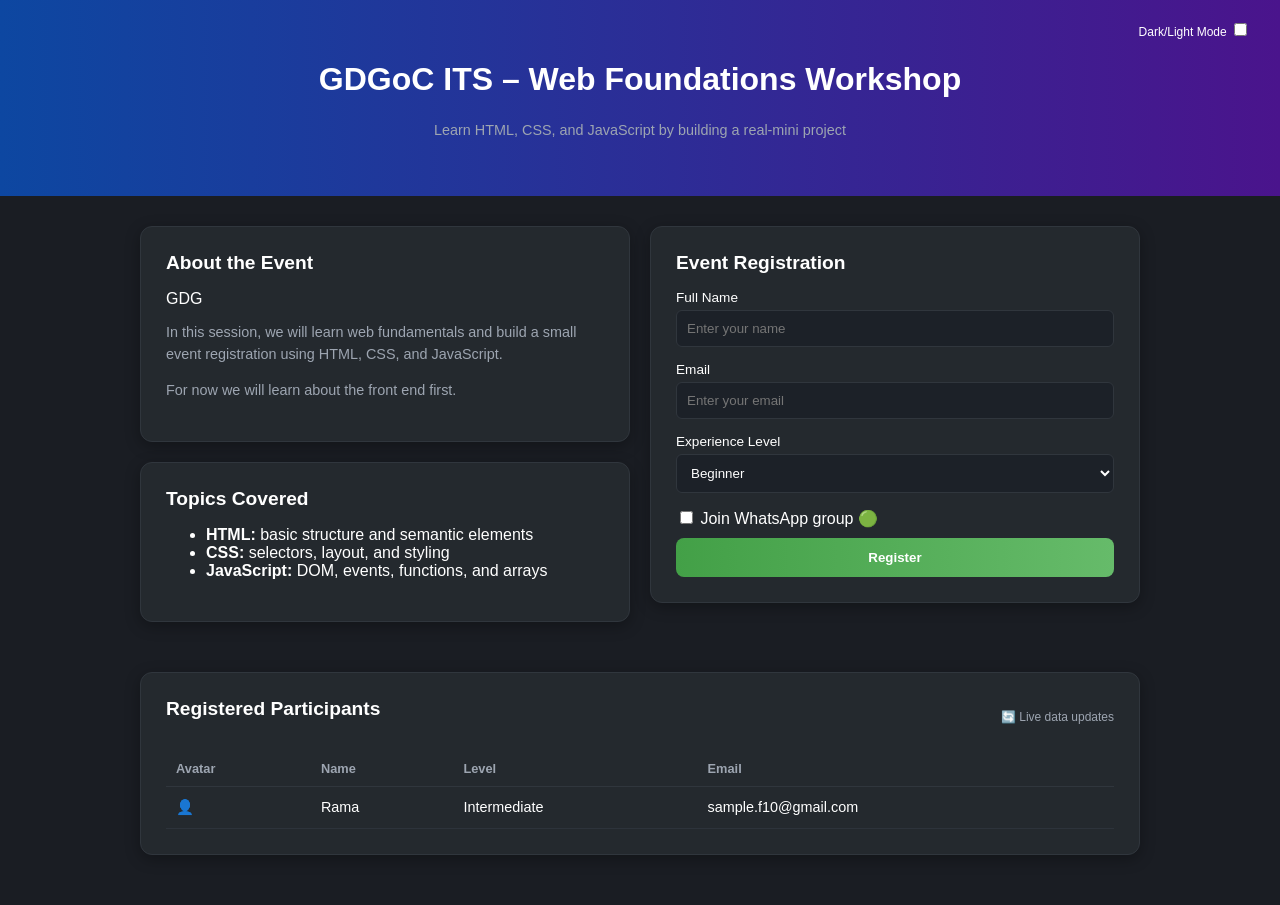
<file: index.html>
<!DOCTYPE html>
<html lang="id">
<head>
    <meta charset="UTF-8">
    <meta name="viewport" content="width=device-width, initial-scale=1.0">
    <title>GDGoC ITS - Web Foundations Workshop</title>
    <link rel="stylesheet" href="style.css">
</head>
<body class="dark-mode"> 
    <header class="hero-section">
        <div class="header-content">
            <h1>GDGoC ITS – Web Foundations Workshop</h1>
            <p>Learn HTML, CSS, and JavaScript by building a real-mini project</p>
        </div>
        <div class="toggle-container">
            <span>Dark/Light Mode</span>
            <input type="checkbox" id="mode-toggle">
        </div>
    </header>

    <main class="container">
        <div class="left-column">
            <section class="card about-card">
                <div class="card-header">
                    <h2>About the Event</h2>
                    <span class="logo-text">GDG</span>
                </div>
                <p>In this session, we will learn web fundamentals and build a small event registration using HTML, CSS, and JavaScript.</p>
                <p>For now we will learn about the front end first.</p>
            </section>

            <section class="card topics-card">
                <h2>Topics Covered</h2>
                <ul>
                    <li><strong>HTML:</strong> basic structure and semantic elements</li>
                    <li><strong>CSS:</strong> selectors, layout, and styling</li>
                    <li><strong>JavaScript:</strong> DOM, events, functions, and arrays</li>
                </ul>
            </section>
        </div>

        <div class="right-column">
            <section class="card registration-card">
                <h2>Event Registration</h2>
                <form id="registrationForm">
                    <div class="form-group">
                        <label>Full Name</label>
                        <input type="text" placeholder="Enter your name" required>
                    </div>
                    <div class="form-group">
                        <label>Email</label>
                        <input type="email" placeholder="Enter your email" required>
                    </div>
                    <div class="form-group">
                        <label>Experience Level</label>
                        <select>
                            <option>Beginner</option>
                            <option>Intermediate</option>
                            <option>Advanced</option>
                        </select>
                    </div>
                    <div class="checkbox-group">
                        <input type="checkbox" id="wa-group">
                        <label for="wa-group">Join WhatsApp group 🟢</label>
                    </div>
                    <button type="submit" class="btn-register">Register</button>
                </form>
            </section>
        </div>
    </main>

    <section class="container table-section">
        <div class="card table-card">
            <div class="table-header">
                <h2>Registered Participants</h2>
                <span class="live-update">🔄 Live data updates</span>
            </div>
            <table>
                <thead>
                    <tr>
                        <th>Avatar</th>
                        <th>Name</th>
                        <th>Level</th>
                        <th>Email</th>
                    </tr>
                </thead>
                <tbody id="participantList">
                    <tr>
                        <td>👤</td>
                        <td>Rama</td>
                        <td>Intermediate</td>
                        <td>sample.f10@gmail.com</td>
                    </tr>
                </tbody>
            </table>
        </div>
    </section>

    <script src="script.js"></script>
</body>
</html>
</file>
<file: style.css>
:root {
    --bg-color: #1a1d23;
    --card-bg: #24292e;
    --text-primary: #ffffff;
    --text-secondary: #9da5b1;
    --accent-gradient: linear-gradient(90deg, #0d47a1, #4a148c);
    --btn-gradient: linear-gradient(90deg, #43a047, #66bb6a);
    --border-color: #30363d;
}

body {
    font-family: 'Segoe UI', Tahoma, Geneva, Verdana, sans-serif;
    background-color: var(--bg-color);
    color: var(--text-primary);
    margin: 0;
    padding: 0;
}

/* Header */
.hero-section {
    background: var(--accent-gradient);
    padding: 40px 20px;
    text-align: center;
    position: relative;
}

.toggle-container {
    position: absolute;
    top: 20px;
    right: 30px;
    font-size: 12px;
}

/* Layout Grid */
.container {
    max-width: 1000px;
    margin: 30px auto;
    display: grid;
    grid-template-columns: 1fr 1fr;
    gap: 20px;
    padding: 0 20px;
}

/* Cards */
.card {
    background-color: var(--card-bg);
    padding: 25px;
    border-radius: 12px;
    border: 1px solid var(--border-color);
    margin-bottom: 20px;
    box-shadow: 0 4px 15px rgba(0,0,0,0.3);
}

h2 { margin-top: 0; font-size: 1.2rem; }
p { color: var(--text-secondary); font-size: 0.9rem; line-height: 1.5; }

/* Form Elements */
.form-group { margin-bottom: 15px; }
.form-group label { display: block; margin-bottom: 5px; font-size: 0.85rem; }

input[type="text"], input[type="email"], select {
    width: 100%;
    padding: 10px;
    background: #1c2128;
    border: 1px solid var(--border-color);
    border-radius: 6px;
    color: white;
    box-sizing: border-box;
}

.btn-register {
    width: 100%;
    padding: 12px;
    border: none;
    border-radius: 8px;
    background: var(--btn-gradient);
    color: white;
    font-weight: bold;
    cursor: pointer;
    margin-top: 10px;
}

/* Table Section */
.table-section { grid-template-columns: 1fr; }
table {
    width: 100%;
    border-collapse: collapse;
    margin-top: 15px;
}

th { text-align: left; color: var(--text-secondary); font-size: 0.8rem; border-bottom: 1px solid var(--border-color); padding: 10px; }
td { padding: 12px 10px; border-bottom: 1px solid #2d333b; font-size: 0.9rem; }

.table-header {
    display: flex;
    justify-content: space-between;
    align-items: center;
}

.live-update { font-size: 0.75rem; color: var(--text-secondary); }


/* Pengaturan warna saat Light Mode aktif */
body.light-mode {
    --bg-color: #f4f7f6;
    --card-bg: #ffffff;
    --text-primary: #1a1d23;
    --text-secondary: #5f6368;
    --border-color: #e0e0e0;
}

/* input juga berubah warna saat light mode agar teksnya terlihat */
body.light-mode input, 
body.light-mode select {
    background: #ffffff;
    color: #1a1d23;
    border: 1px solid #ccc;
}

/* Media Query untuk HP (Layar di bawah 768px) */
@media (max-width: 768px) {
    .container {
        /* Ubah grid dari 2 kolom menjadi 1 kolom saja */
        grid-template-columns: 1fr; 
        margin: 15px auto;
        padding: 0 15px;
    }

    .hero-section {
        padding: 30px 15px;
    }

    h1 {
        font-size: 1.5rem; /* Perkecil ukuran judul agar tidak tumpuk */
    }

    /* Agar tabel bisa di-scroll secara horizontal jika kolomnya terlalu panjang */
    .table-card {
        overflow-x: auto;
    }

    table {
        min-width: 500px; /* Memastikan tabel punya ruang minimum */
    }
}
</file>
